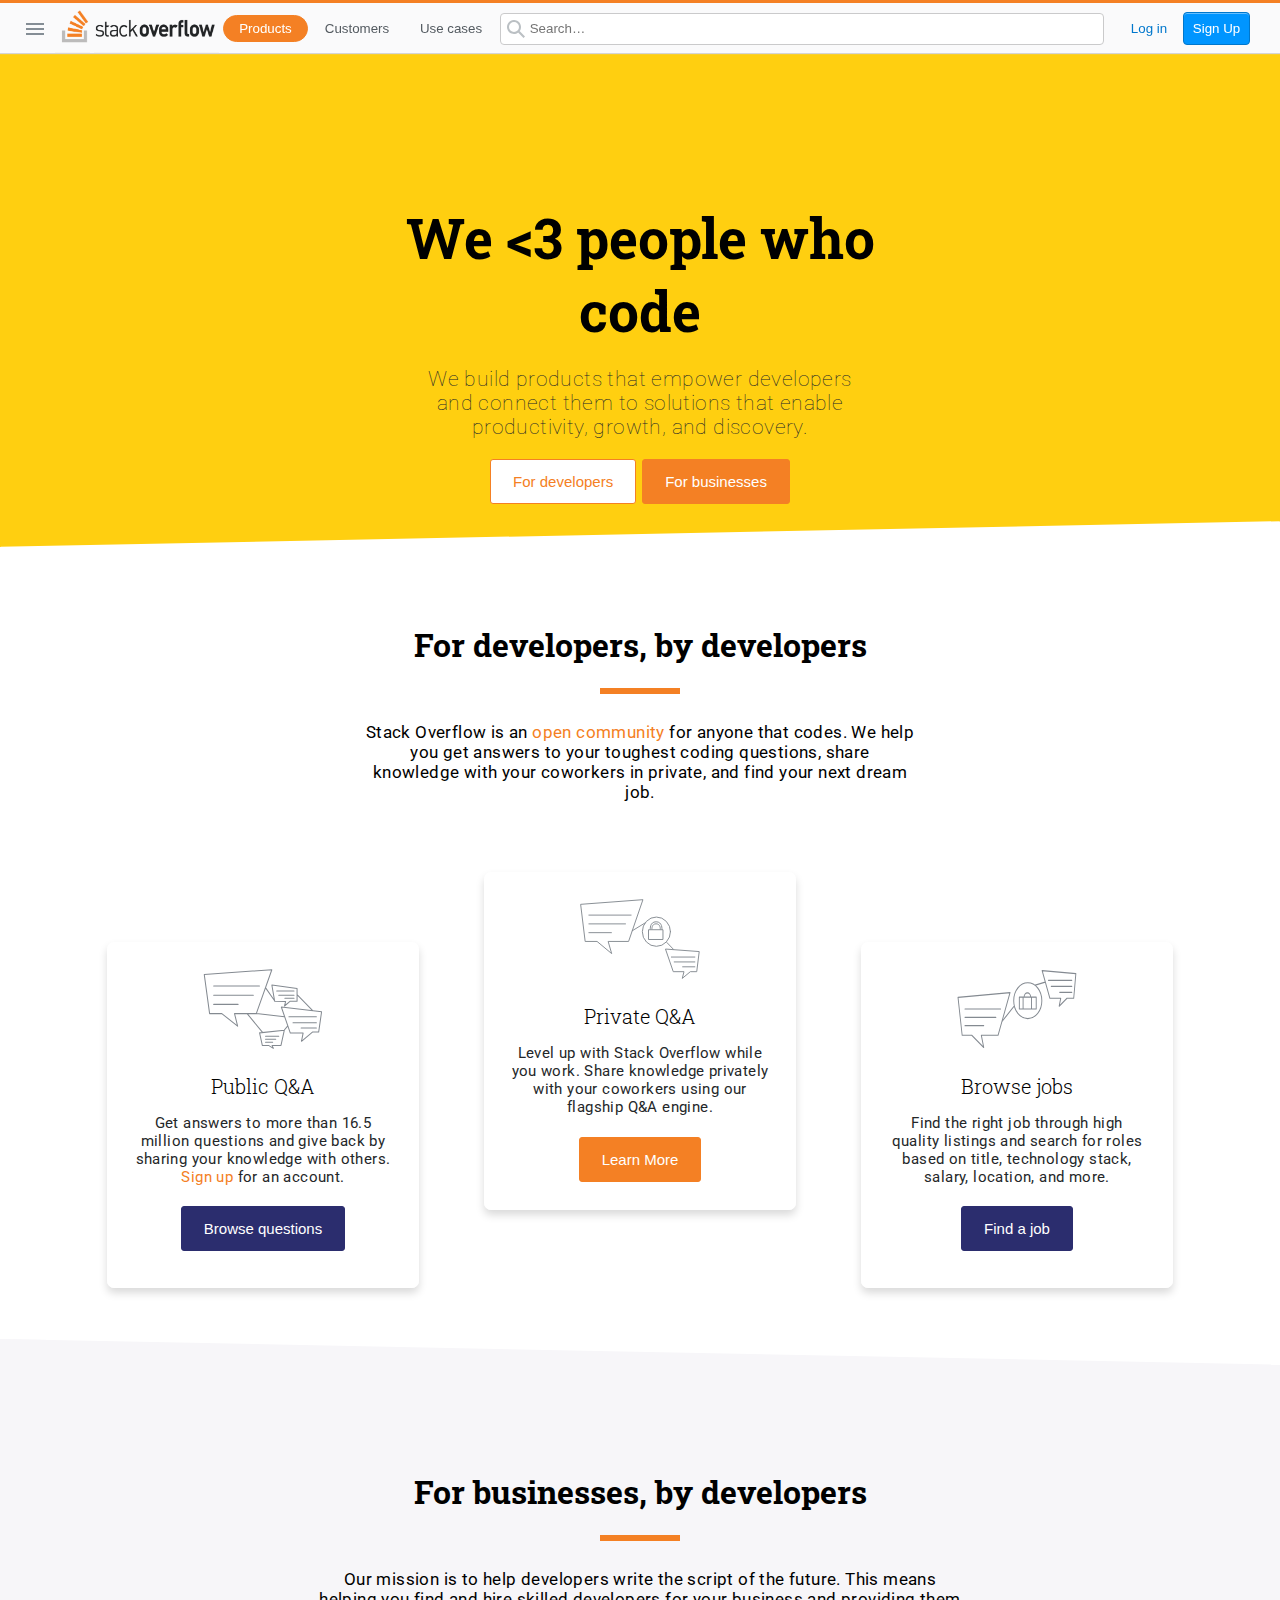
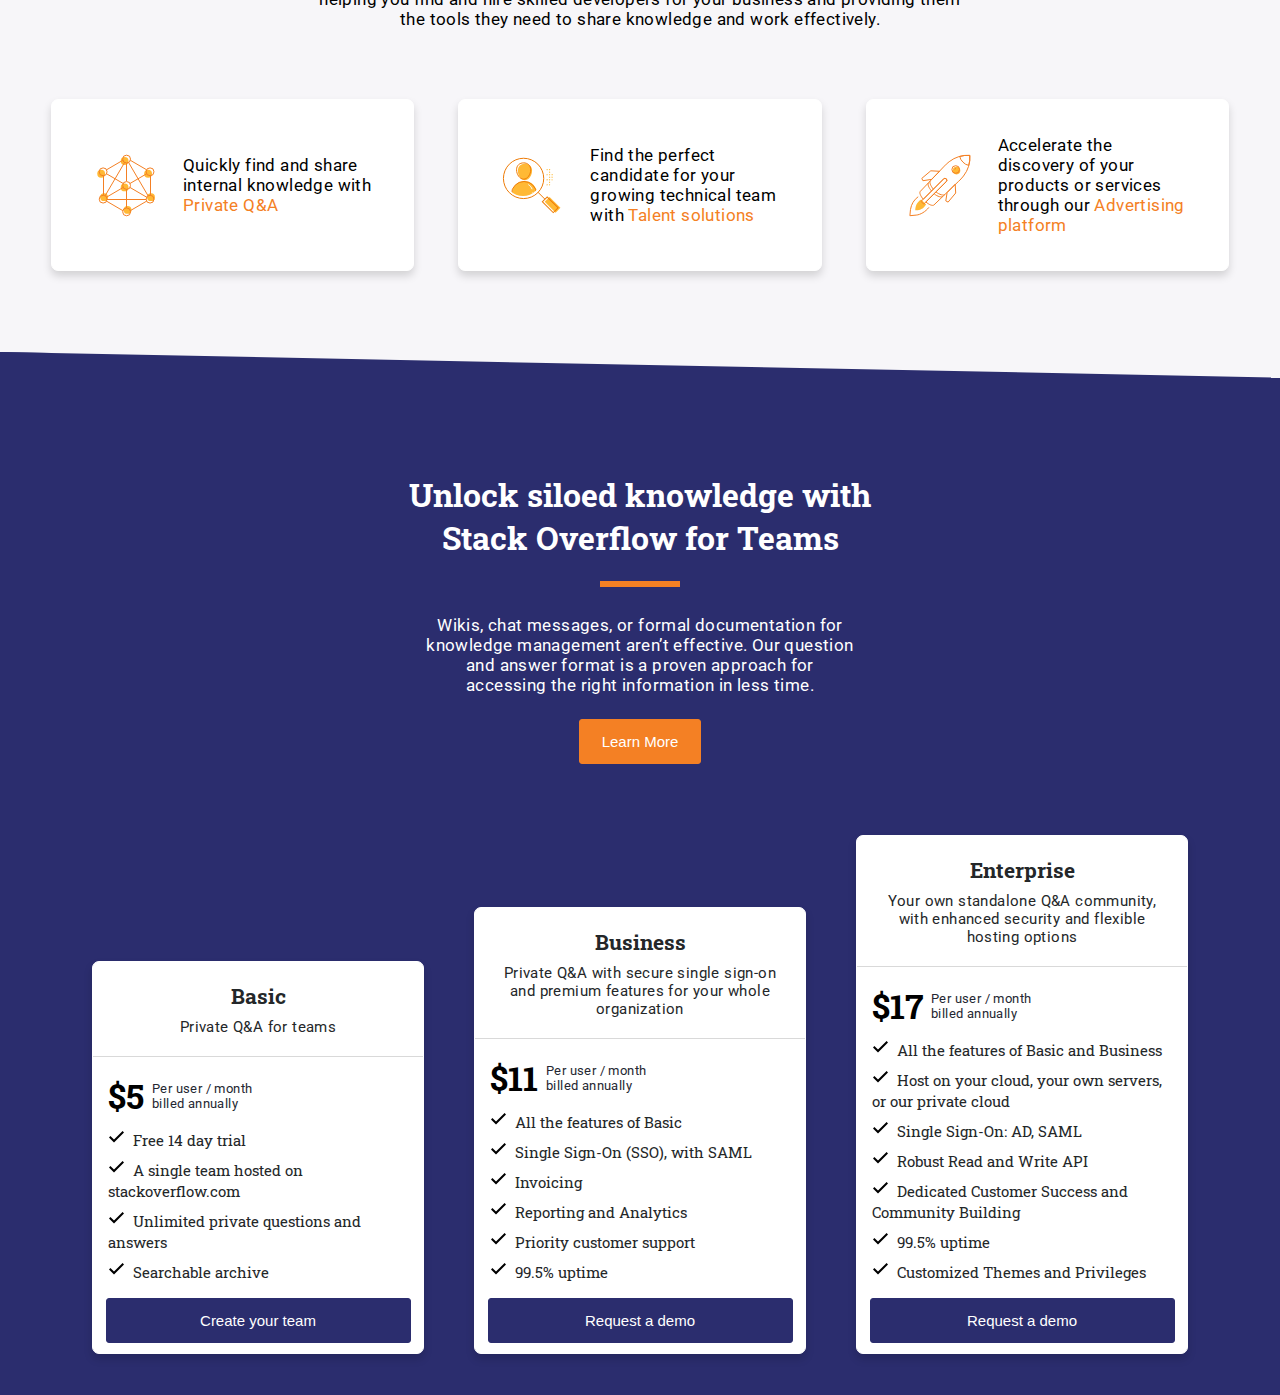
<file: index.html>
<!DOCTYPE html>
<html lang="en">
  <head>
    <meta charset="UTF-8" />
    <meta name="viewport" content="width=device-width, initial-scale=1.0" />
    <meta http-equiv="X-UA-Compatible" content="ie=edge" />
    <link rel="stylesheet" type="text/css" href="style.css" />
    <title>
      Stack Overflow - Where Developers Learn, Share, & Build Careers
    </title>
    <link
      rel="shortcut icon"
      href="https://cdn.sstatic.net/Sites/stackoverflow/img/favicon.ico?v=4f32ecc8f43d"
    />
  </head>
  <body>
    <div class="navbar">
      <div class="menu">
        <button class="menuButton">
          <span class="menuLine1"></span>
          <span class="menuLine2"></span>
          <span class="menuLine3"></span>
        </button>
        <!-- <img class="logo" src="logo.png"></img> -->
        <img class="logo1" src="images/logo1.png" />
        <img class="logo2" src="images/logo2.png" />
        <button class="products">Products</button>
        <button class="whiteButton">Customers</button>
        <button class="whiteButton">Use cases</button>
        <div class="searchReference">
          <input class="search" placeholder=" Search…" />
          <svg class="svgSearch">
            <path
              class="searchIcon"
              d="M18 16.5l-5.14-5.18h-.35a7 7 0 1 0-1.19 1.19v.35L16.5 18l1.5-1.5zM12 7A5 5 0 1 1 2 7a5 5 0 0 1 10 0z"
            ></path>
          </svg>
        </div>

        <a href="./login.html">
          <input type="button" class="loginButton" value="Log in" />
        </a>
        <a href="./signup.html">
          <input type="button" class="signupButton" value="Sign Up" />
        </a>
      </div>
    </div>
    <section>
      <div class="first-image">
        <div class="center box-600px">
          <h1>We &#60;3 people who code</h1>
          <p class="box-400px">
            We build products that empower developers and connect them to
            solutions that enable productivity, growth, and discovery.
          </p>
          <div class="buttons">
            <input
              type="button"
              class="white-btn btn mt-10"
              value="For developers"
            />
            <input
              type="button"
              class="orange-btn btn mt-10"
              value="For businesses"
            />
          </div>
        </div>
      </div>
    </section>
    <section class="developers">
      <h2 class="center second-title">For developers, by developers</h2>
      <div class="hr-orange"></div>
      <p class="box-550px second-p">
        Stack Overflow is an
        <a href="#" class="text-orange">open community</a> for anyone that
        codes. We help you get answers to your toughest coding questions, share
        knowledge with your coworkers in private, and find your next dream job.
      </p>
      <div class="cards start-flex">
        <div class="card-box shadow-box">
          <div class="content-box">
            <img src="images/public-qa.svg" alt="public-qa" />
            <span class="title-card">
              Public Q&A
            </span>
            <p>
              Get answers to more than 16.5 million questions and give back by
              sharing your knowledge with others.
              <a href="#" class="text-orange">Sign up</a> for an account.
            </p>
            <input
              class="purple-btn btn"
              type="button"
              value="Browse questions"
            />
          </div>
        </div>

        <div class="middle card-box shadow-box">
          <div class="content-box">
            <img src="images/private-qa.svg" alt="public-qa" />
            <span class="title-card">
              Private Q&A
            </span>
            <p>
              Level up with Stack Overflow while you work. Share knowledge
              privately with your coworkers using our flagship Q&A engine.
            </p>
            <input class="orange-btn btn" type="button" value="Learn More" />
          </div>
        </div>

        <div class="card-box shadow-box">
          <div class="content-box">
            <img src="images/jobs.svg" alt="public-qa" />
            <span class="title-card">
              Browse jobs
            </span>
            <p>
              Find the right job through high quality listings and search for
              roles based on title, technology stack, salary, location, and
              more.
            </p>
            <input class="purple-btn btn" type="button" value="Find a job" />
          </div>
        </div>
      </div>
    </section>

    <section class="businesses">
      <div class="center box-650px">
        <h2 class="center second-title">For businesses, by developers</h2>
        <div class="hr-orange"></div>
        <p class="second-p">
          Our mission is to help developers write the script of the future. This
          means helping you find and hire skilled developers for your business
          and providing them the tools they need to share knowledge and work
          effectively.
        </p>
      </div>
      <div class="cards">
        <div class="small-card-box shadow-box">
          <img src="images/private-questions.svg" alt="private-questions" />
          <p class="second-p">
            Quickly find and share internal knowledge with
            <a href="#" class="text-orange">Private Q&A</a>
          </p>
        </div>

        <div class="small-card-box shadow-box">
          <img src="images/find-candidate.svg" alt="find-candidate" />
          <p class="second-p">
            Find the perfect candidate for your growing technical team with
            <a href="#" class="text-orange">Talent solutions</a>
          </p>
        </div>

        <div class="small-card-box shadow-box">
          <img src="images/accelerate.svg" alt="accelerate" />
          <p class="second-p">
            Accelerate the discovery of your products or services through our
            <a href="#" class="text-orange">Advertising platform</a>
          </p>
        </div>
      </div>
    </section>
    <section class="programs">
      <div class="center box-500px no-margin">
        <h2 class="center second-title text-white">
          Unlock siloed knowledge with Stack Overflow for Teams
        </h2>
        <div class="hr-orange"></div>
        <p class="second-p text-white box-430px">
          Wikis, chat messages, or formal documentation for knowledge management
          aren’t effective. Our question and answer format is a proven approach
          for accessing the right information in less time.
        </p>
        <input class="orange-btn btn mt-12" type="button" value="Learn More" />
      </div>
      <div class="cards start-flex">
        <div class="card-box shadow-box">
          <div class="content-box">
            <div class="head">
              <span class="title-card">
                Basic
              </span>
              <p>Private Q&A for teams</p>
            </div>
            <span class="tiny-hr"></span>
            <ul>
              <li>
                <div class="price">
                  $5
                  <div class="price-desc">
                    <p>Per user / month</p>
                    <p>billed annually</p>
                  </div>
                </div>
              </li>
              <li>
                <div class="item">
                  <svg
                    aria-hidden="true"
                    class="svg-icon"
                    width="18"
                    height="18"
                    viewBox="0 0 18 18"
                  >
                    <path
                      d="M16 4.41L14.59 3 6 11.59 2.41 8 1 9.41l5 5 10-10z"
                    ></path>
                  </svg>
                  <span>Free 14 day trial</span>
                </div>
              </li>
              <li>
                <div class="item">
                  <svg
                    aria-hidden="true"
                    class="svg-icon"
                    width="18"
                    height="18"
                    viewBox="0 0 18 18"
                  >
                    <path
                      d="M16 4.41L14.59 3 6 11.59 2.41 8 1 9.41l5 5 10-10z"
                    ></path>
                  </svg>
                  <span>A single team hosted on stackoverflow.com</span>
                </div>
              </li>
              <li>
                <div class="item">
                  <svg
                    aria-hidden="true"
                    class="svg-icon"
                    width="18"
                    height="18"
                    viewBox="0 0 18 18"
                  >
                    <path
                      d="M16 4.41L14.59 3 6 11.59 2.41 8 1 9.41l5 5 10-10z"
                    ></path>
                  </svg>
                  <span>Unlimited private questions and answers</span>
                </div>
              </li>
              <li>
                <div class="item">
                  <svg
                    aria-hidden="true"
                    class="svg-icon"
                    width="18"
                    height="18"
                    viewBox="0 0 18 18"
                  >
                    <path
                      d="M16 4.41L14.59 3 6 11.59 2.41 8 1 9.41l5 5 10-10z"
                    ></path>
                  </svg>
                  <span>Searchable archive</span>
                </div>
              </li>
            </ul>
            <input
              class="purple-btn btn"
              type="button"
              value="Create your team"
            />
          </div>
        </div>

        <div class="middle card-box shadow-box">
          <div class="content-box">
            <div class="head">
              <span class="title-card">
                Business
              </span>
              <p>
                Private Q&A with secure single sign-on and premium features for
                your whole organization
              </p>
            </div>
            <span class="tiny-hr"></span>
            <ul>
              <li>
                <div class="price">
                  $11
                  <div class="price-desc">
                    <p>Per user / month</p>
                    <p>billed annually</p>
                  </div>
                </div>
              </li>
              <li>
                <div class="item">
                  <svg
                    aria-hidden="true"
                    class="svg-icon"
                    width="18"
                    height="18"
                    viewBox="0 0 18 18"
                  >
                    <path
                      d="M16 4.41L14.59 3 6 11.59 2.41 8 1 9.41l5 5 10-10z"
                    ></path>
                  </svg>
                  <span>All the features of Basic</span>
                </div>
              </li>
              <li>
                <div class="item">
                  <svg
                    aria-hidden="true"
                    class="svg-icon"
                    width="18"
                    height="18"
                    viewBox="0 0 18 18"
                  >
                    <path
                      d="M16 4.41L14.59 3 6 11.59 2.41 8 1 9.41l5 5 10-10z"
                    ></path>
                  </svg>
                  <span>Single Sign-On (SSO), with SAML</span>
                </div>
              </li>
              <li>
                <div class="item">
                  <svg
                    aria-hidden="true"
                    class="svg-icon"
                    width="18"
                    height="18"
                    viewBox="0 0 18 18"
                  >
                    <path
                      d="M16 4.41L14.59 3 6 11.59 2.41 8 1 9.41l5 5 10-10z"
                    ></path>
                  </svg>
                  <span>Invoicing</span>
                </div>
              </li>
              <li>
                <div class="item">
                  <svg
                    aria-hidden="true"
                    class="svg-icon"
                    width="18"
                    height="18"
                    viewBox="0 0 18 18"
                  >
                    <path
                      d="M16 4.41L14.59 3 6 11.59 2.41 8 1 9.41l5 5 10-10z"
                    ></path>
                  </svg>
                  <span>Reporting and Analytics </span>
                </div>
              </li>
              <li>
                <div class="item">
                  <svg
                    aria-hidden="true"
                    class="svg-icon"
                    width="18"
                    height="18"
                    viewBox="0 0 18 18"
                  >
                    <path
                      d="M16 4.41L14.59 3 6 11.59 2.41 8 1 9.41l5 5 10-10z"
                    ></path>
                  </svg>
                  <span>Priority customer support </span>
                </div>
              </li>
              <li>
                <div class="item">
                  <svg
                    aria-hidden="true"
                    class="svg-icon"
                    width="18"
                    height="18"
                    viewBox="0 0 18 18"
                  >
                    <path
                      d="M16 4.41L14.59 3 6 11.59 2.41 8 1 9.41l5 5 10-10z"
                    ></path>
                  </svg>
                  <span>99.5% uptime</span>
                </div>
              </li>
            </ul>
            <input
              class="purple-btn btn"
              type="button"
              value="Request a demo"
            />
          </div>
        </div>

        <div class="card-box shadow-box">
          <div class="content-box">
            <div class="head">
              <span class="title-card">
                Enterprise
              </span>
              <p>
                Your own standalone Q&A community, with enhanced security and
                flexible hosting options
              </p>
            </div>
            <span class="tiny-hr"></span>
            <ul>
              <li>
                <div class="price">
                  $17
                  <div class="price-desc">
                    <p>Per user / month</p>
                    <p>billed annually</p>
                  </div>
                </div>
              </li>
              <li>
                <div class="item">
                  <svg
                    aria-hidden="true"
                    class="svg-icon"
                    width="18"
                    height="18"
                    viewBox="0 0 18 18"
                  >
                    <path
                      d="M16 4.41L14.59 3 6 11.59 2.41 8 1 9.41l5 5 10-10z"
                    ></path>
                  </svg>
                  <span>All the features of Basic and Business</span>
                </div>
              </li>
              <li>
                <div class="item">
                  <svg
                    aria-hidden="true"
                    class="svg-icon"
                    width="18"
                    height="18"
                    viewBox="0 0 18 18"
                  >
                    <path
                      d="M16 4.41L14.59 3 6 11.59 2.41 8 1 9.41l5 5 10-10z"
                    ></path>
                  </svg>
                  <span
                    >Host on your cloud, your own servers, or our private
                    cloud</span
                  >
                </div>
              </li>
              <li>
                <div class="item">
                  <svg
                    aria-hidden="true"
                    class="svg-icon"
                    width="18"
                    height="18"
                    viewBox="0 0 18 18"
                  >
                    <path
                      d="M16 4.41L14.59 3 6 11.59 2.41 8 1 9.41l5 5 10-10z"
                    ></path>
                  </svg>
                  <span>Single Sign-On: AD, SAML</span>
                </div>
              </li>
              <li>
                <div class="item">
                  <svg
                    aria-hidden="true"
                    class="svg-icon"
                    width="18"
                    height="18"
                    viewBox="0 0 18 18"
                  >
                    <path
                      d="M16 4.41L14.59 3 6 11.59 2.41 8 1 9.41l5 5 10-10z"
                    ></path>
                  </svg>
                  <span>Robust Read and Write API</span>
                </div>
              </li>
              <li>
                <div class="item">
                  <svg
                    aria-hidden="true"
                    class="svg-icon"
                    width="18"
                    height="18"
                    viewBox="0 0 18 18"
                  >
                    <path
                      d="M16 4.41L14.59 3 6 11.59 2.41 8 1 9.41l5 5 10-10z"
                    ></path>
                  </svg>
                  <span
                    >Dedicated Customer Success and Community Building
                  </span>
                </div>
              </li>
              <li>
                <div class="item">
                  <svg
                    aria-hidden="true"
                    class="svg-icon"
                    width="18"
                    height="18"
                    viewBox="0 0 18 18"
                  >
                    <path
                      d="M16 4.41L14.59 3 6 11.59 2.41 8 1 9.41l5 5 10-10z"
                    ></path>
                  </svg>
                  <span>99.5% uptime</span>
                </div>
              </li>
              <li>
                <div class="item">
                  <svg
                    aria-hidden="true"
                    class="svg-icon"
                    width="18"
                    height="18"
                    viewBox="0 0 18 18"
                  >
                    <path
                      d="M16 4.41L14.59 3 6 11.59 2.41 8 1 9.41l5 5 10-10z"
                    ></path>
                  </svg>
                  <span>Customized Themes and Privileges</span>
                </div>
              </li>
            </ul>
            <input
              class="purple-btn btn"
              type="button"
              value="Request a demo"
            />
          </div>
        </div>
      </div>
    </section>
  </body>
</html>
</file>
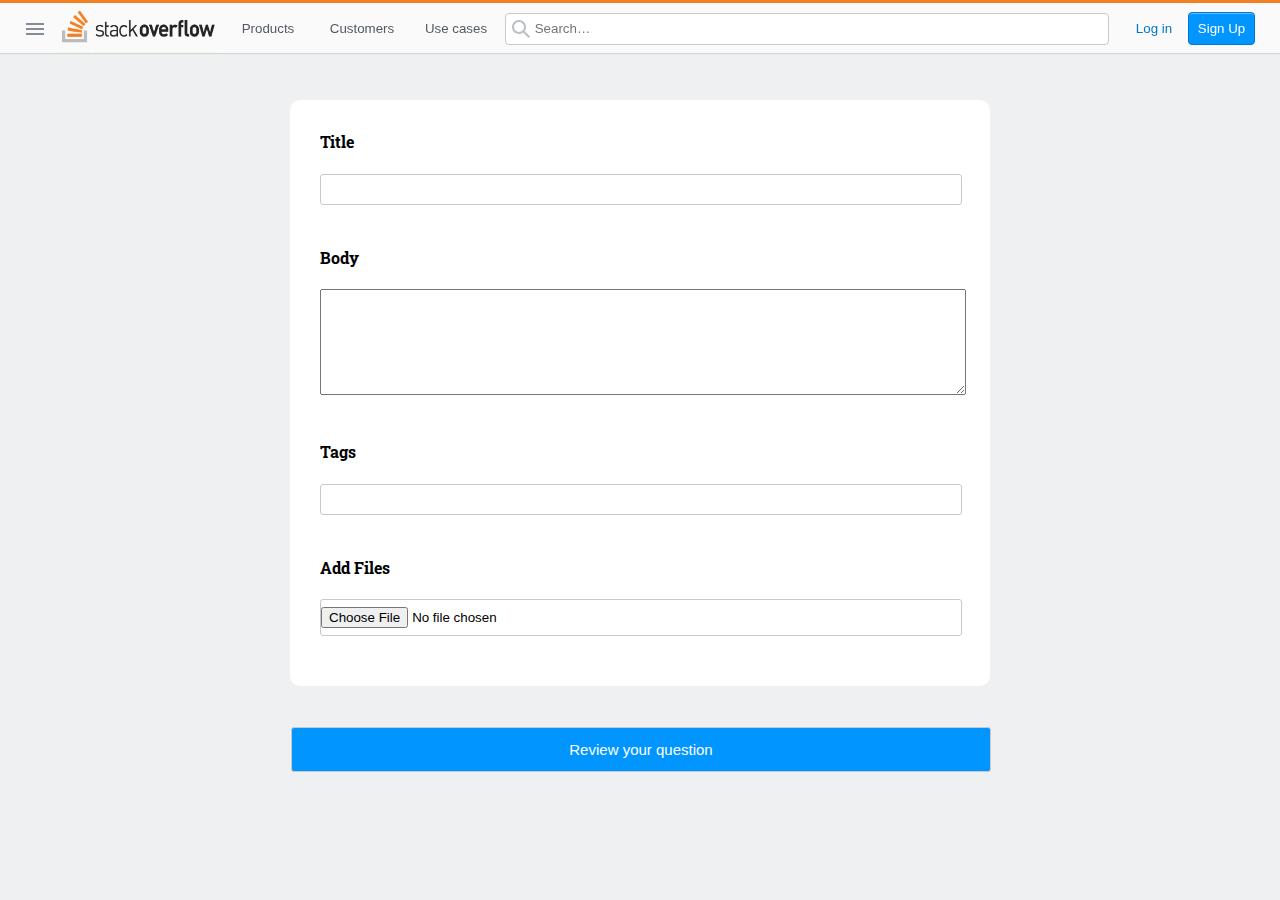
<file: ask.html>
<!DOCTYPE html>
<html lang="en">
  <head>
    <meta charset="UTF-8" />
    <meta name="viewport" content="width=device-width, initial-scale=1.0" />
    <meta http-equiv="X-UA-Compatible" content="ie=edge" />
    <link rel="stylesheet" type="text/css" href="style.css" />
    <title>Ask a Question - StackOverflow</title>
    <link
      rel="shortcut icon"
      href="https://cdn.sstatic.net/Sites/stackoverflow/img/favicon.ico?v=4f32ecc8f43d"
    />
  </head>
  <body class="signup-page">
    <div class="navbar">
      <div class="menu">
        <button class="menuButton">
          <span class="menuLine1"></span>
          <span class="menuLine2"></span>
          <span class="menuLine3"></span>
        </button>
        <!-- <img class="logo" src="logo.png"></img> -->
        <img class="logo1" src="images/logo1.png" href="/index.html" />
        <img class="logo2" src="images/logo2.png" href="/index.html" />
        <button class="whiteButton">Products</button>
        <button class="whiteButton">Customers</button>
        <button class="whiteButton">Use cases</button>
        <div class="searchReference">
          <input class="search" placeholder=" Search…" />
          <svg class="svgSearch">
            <path
              class="searchIcon"
              d="M18 16.5l-5.14-5.18h-.35a7 7 0 1 0-1.19 1.19v.35L16.5 18l1.5-1.5zM12 7A5 5 0 1 1 2 7a5 5 0 0 1 10 0z"
            ></path>
          </svg>
        </div>
        <a href="./login.html">
            <input type="button" class="loginButton" value="Log in" />
          </a>
          <a href="./signup.html">
            <input type="button" class="signupButton" value="Sign Up" />
          </a>
      </div>
    </div>
    <section class="ask">
      <form method="POST" action="ask">
        <div class="big-content">
          <div class="ask-container">
            <h4>Title</h4>
            <input type="text" name="title" onfocus />
            <br />
            <br />
            <h4>Body</h4>
            <textarea name="body"></textarea>
            <br />
            <br />
            <h4>Tags</h4>
            <input type="tags" name="tag" />
            <br />
            <br />
            <h4>Add Files</h4>
            <input type="file" name="file" accept="image/*" />
          </div>
        </div>
        <input class="light-blue-btn btn" type="submit" value="Review your question" />
      </form>
    </section>
  </body>
</html>
</file>
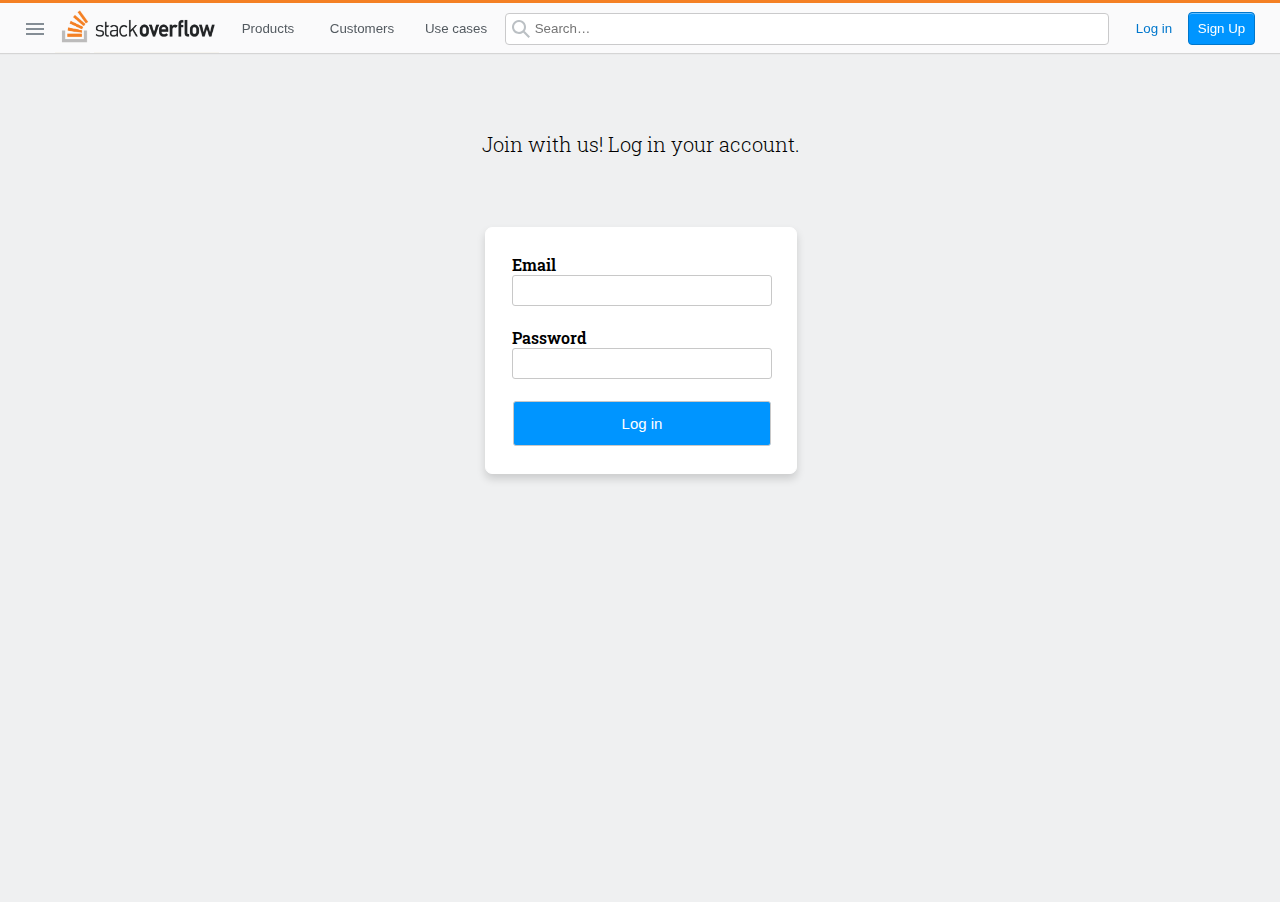
<file: login.html>
<!DOCTYPE html>
<html lang="en">
  <head>
    <meta charset="UTF-8" />
    <meta name="viewport" content="width=device-width, initial-scale=1.0" />
    <meta http-equiv="X-UA-Compatible" content="ie=edge" />
    <link rel="stylesheet" type="text/css" href="style.css" />
    <title>Log in - StackOverflow</title>
    <link
      rel="shortcut icon"
      href="https://cdn.sstatic.net/Sites/stackoverflow/img/favicon.ico?v=4f32ecc8f43d"
    />
  </head>
  <body class="signup-page">
    <div class="navbar">
      <div class="menu">
        <button class="menuButton">
          <span class="menuLine1"></span>
          <span class="menuLine2"></span>
          <span class="menuLine3"></span>
        </button>
        <!-- <img class="logo" src="logo.png"></img> -->
        <img class="logo1" src="images/logo1.png" href="/index.html" />
        <img class="logo2" src="images/logo2.png" href="/index.html" />
        <button class="whiteButton">Products</button>
        <button class="whiteButton">Customers</button>
        <button class="whiteButton">Use cases</button>
        <div class="searchReference">
          <input class="search" placeholder=" Search…" />
          <svg class="svgSearch">
            <path
              class="searchIcon"
              d="M18 16.5l-5.14-5.18h-.35a7 7 0 1 0-1.19 1.19v.35L16.5 18l1.5-1.5zM12 7A5 5 0 1 1 2 7a5 5 0 0 1 10 0z"
            ></path>
          </svg>
        </div>

        <a href="./login.html">
          <input type="button" class="loginButton" value="Log in" />
        </a>
        <a href="./signup.html">
          <input type="button" class="signupButton" value="Sign Up" />
        </a>
      </div>
    </div>
    <section class="login">
      <div class="middle-container">
        <h2 class="center signup-title">
          Join with us! Log in your account.
        </h2>
        <form class="cards" method="POST" action="login">
          <div class="middle card-box shadow-box">
            <div class="content-box">
              <label>Email</label>
              <br />
              <input type="email" value="" name="email" />
              <br />
              <br />
              <label>Password</label>
              <br />
              <input type="password" value="" name="password" />
              <br />
              <br />
              <input class="light-blue-btn btn" type="submit" value="Log in" />
            </div>
          </div>
        </form>
      </div>
    </section>
  </body>
</html>
</file>
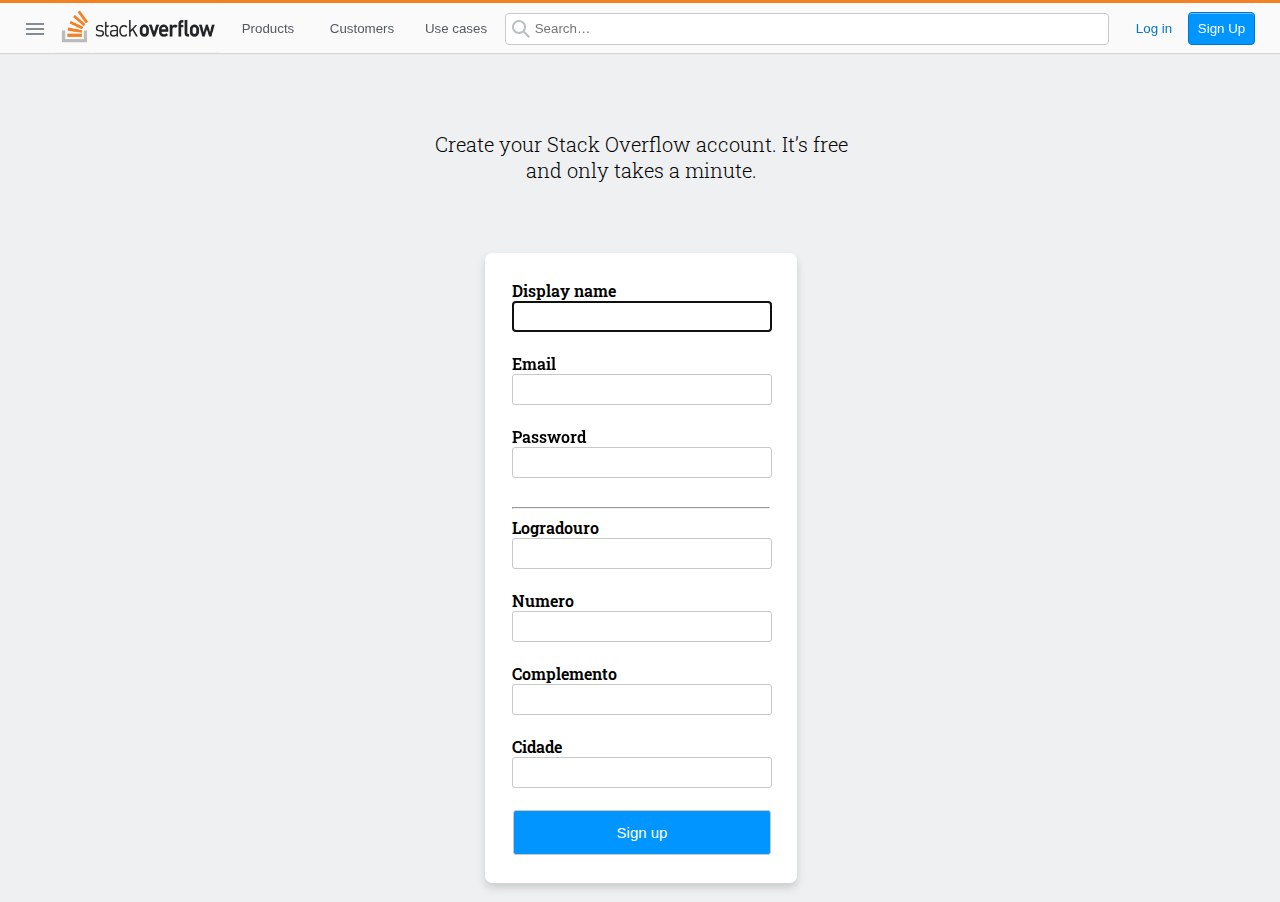
<file: signup.html>
<!DOCTYPE html>
<html lang="en">
  <head>
    <meta charset="UTF-8" />
    <meta name="viewport" content="width=device-width, initial-scale=1.0" />
    <meta http-equiv="X-UA-Compatible" content="ie=edge" />
    <link rel="stylesheet" type="text/css" href="style.css" />
    <title>Sign up - StackOverflow</title>
    <link
      rel="shortcut icon"
      href="https://cdn.sstatic.net/Sites/stackoverflow/img/favicon.ico?v=4f32ecc8f43d"
    />
  </head>
  <body class="signup-page">
    <div class="navbar">
      <div class="menu">
        <button class="menuButton">
          <span class="menuLine1"></span>
          <span class="menuLine2"></span>
          <span class="menuLine3"></span>
        </button>
        <!-- <img class="logo" src="logo.png"></img> -->
        <img class="logo1" src="images/logo1.png" />
        <img class="logo2" src="images/logo2.png" />
        <button class="whiteButton">Products</button>
        <button class="whiteButton">Customers</button>
        <button class="whiteButton">Use cases</button>
        <div class="searchReference">
          <input class="search" placeholder=" Search…" />
          <svg class="svgSearch">
            <path
              class="searchIcon"
              d="M18 16.5l-5.14-5.18h-.35a7 7 0 1 0-1.19 1.19v.35L16.5 18l1.5-1.5zM12 7A5 5 0 1 1 2 7a5 5 0 0 1 10 0z"
            ></path>
          </svg>
        </div>

        <a href="./login.html">
          <input type="button" class="loginButton" value="Log in" />
        </a>
        <a href="./signup.html">
          <input type="button" class="signupButton" value="Sign Up" />
        </a>
      </div>
    </div>
    <section class="signup">
      <div class="middle-container">
        <h2 class="center signup-title">
          Create your Stack Overflow account. It’s free and only takes a minute.
        </h2>
        <form class="cards" method="POST" action="signup">
          <div class="middle card-box shadow-box">
            <div class="content-box">
              <label>Display name</label>
              <input type="text" value="" name="displayName" autofocus />
              <br />
              <br />
              <label>Email</label>
              <br />
              <input type="email" value="" name="email" />
              <br />
              <br />
              <label>Password</label>
              <br />
              <input type="password" value="" name="password" />
              <br />
              <br />
              <hr>
              <label>Logradouro</label>
              <input type="text" value="" name="street" />
              <br />
              <br />
              <label>Numero</label>
              <br />
              <input type="text" value="" name="number" />
              <br />
              <br />
              <label>Complemento</label>
              <input type="text" value="" name="complement" />
              <br />
              <br />
              <label>Cidade</label>
              <br />
              <input type="text" value="" name="city" />
              <br />
              <br />
              <input class="light-blue-btn btn" type="submit" value="Sign up" />
            </div>
          </div>
        </form>
      </div>
    </section>
  </body>
</html>
</file>
<file: style.css>
/* 
.orange-background{
    background-color: #ffcf10;
    clip-path: polygon(0 0, 100% 0, 100% calc(100% - 2vw), 0 100%);
} */

/* @font-face{
    
} */

@import url("https://fonts.googleapis.com/css?family=Roboto+Slab&display=swap");
@import url("https://fonts.googleapis.com/css?family=Roboto&display=swap");

body {
  margin: 0px;
  font-family: "Roboto Slab", serif !important;
}

body.signup-page {
  position: absolute;
  height: 100%;
  width: 100%;
  background-color: #eff0f1;
}

a {
  text-decoration: none;
}

p {
  font-family: "Roboto", sans-serif;
  letter-spacing: 0.4px;
}

a {
  font-size: 100%;
}

h1 {
  font-size: 50px;
  font-weight: 700;
  margin-bottom: 20px;
  padding: 0px;
}

.businesses .center {
  margin: 0 auto;
  text-align: center;
  margin-top: 130px;
}

.signup .center, .login .center {
  margin: 0 auto;
  text-align: center;
  margin-top: 130px;
}

.signup, .login {
  background-color: #eff0f1;
  border: 1px solid #eff0f1;
  width: 100%;
  height: 100%;
  
}

.middle-container {
  margin: 0 auto;
  max-width: 450px;
}

.signup input, .login input, .ask input {
  border: 1px solid rgb(200, 200, 200);
  padding: 7px 0px 7px 0px;
  border-radius: 3px;
  width: 100%;
}

.light-blue-btn {
  background-color: rgb(0, 149, 255);
  color: white;
  width: 100%;
  padding: 4px 0px 4px 0px !important;
  border: 1px solid black;
}

.signup-title {
  font-size: 20px;
  font-weight: 300;
}

.developers .center {
  margin-top: 20px;
}

.center {
  margin: 0 auto;
  text-align: center;
  margin-top: 150px;
}

p {
  font-weight: 400;
  margin: 0 auto;
  font-size: 18px;
}

.text-orange {
  color: rgb(244, 128, 36);
}

.text-white {
  color: white;
}

.box-650px {
  max-width: 650px;
}

.box-600px {
  max-width: 600px;
}

.box-500px {
  max-width: 500px;
}

.box-550px {
  max-width: 550px;
}

.box-430px {
  max-width: 430px;
}

.box-400px {
  max-width: 450px;
}

.btn {
  /* width: 120px; */
  height: 45px;
  padding: 0px 22px 0px 22px;
  cursor: pointer;
  border-radius: 3px;
  font-size: 15px;
  margin: 1px;
}

.price-desc p {
  margin-block-end: 0px;
  margin-block-start: 0px;
  margin-bottom: 0px !important;
  margin-top: 0px !important;
  /* line-height: 1; */
  font-size: 13px;
  color: rgb(36, 39, 49) !important;
  margin-left: 8px;
}

@media only screen and (max-width: 815px) {
  .first-image {
    clip-path: polygon(0 0, 100% 0, 100% calc(90% - 4vw), 0 90%) !important;
  }

  .box-400px {
    max-width: 300px !important;
  }

  h2 {
    margin-top: 0px !important;
    text-align: center !important;
    font-size: 25px !important;
    margin-right: 10px !important;
    margin-left: 10px !important;
    
    /* margin-right: 10px !important;
        margin-left: 10px !important; */
  }

  .businesses h2 {
    margin-top: -2.5vw !important;
  }

  /* .programs h2 {
        padding-top: 150px !important;
    } */

  .second-p {
    font-size: 15.4px !important;
    width: 95% !important;
  }

  .content-box > p {
    font-size: 14.3px !important;
    font-weight: 100 !important;
  }

  .middle {
    margin-right: 0px !important;
    margin-left: 0px !important;
  }

  .developers .cards {
    flex-direction: column;
    align-items: center;
    margin-left: 0px;
    margin-right: 0px;
  }

  .programs .cards {
    flex-direction: column;
    align-items: center !important;
    margin-left: 0px;
    margin-right: 0px;
  }

  .developers {
    margin: 0 10px 90px 10px !important;
    padding-right: 0px !important;
    padding-left: 0px !important;
  }

  .businesses {
    margin: -4vw 0px 0px 0px !important;
    padding-right: 10px !important;
    padding-left: 10px !important;
    clip-path: polygon(0 0, 100% 4vw, 100% 100%, 0 100%) !important;
  }

  .programs {
    /* margin: 4vw 10px 90px 10px !important; */
    padding: 150px 16px 20px 16px !important;
    /* padding-right: 10px !important;
        padding-left: 10px !important; */
    margin: 0px;
    /* padding-right: 10px !important;
        padding-left: 10px !important; */
    clip-path: polygon(0 0, 100% 4vw, 100% 100%, 0 100%) !important;
  }

  .developers .card-box {
    margin-top: 20px;
    margin-bottom: 20px;
    max-width: 280px;
  }

  .buttons {
    display: flex;
    flex-direction: column;
    align-items: center;
    margin-top: 15px;
  }

  body p,
  body span {
    font-family: "Roboto", sans-serif;
  }

  .businesses .cards {
    flex-direction: column;
    align-items: center;
    margin-left: 0px;
    margin-right: 0px;
  }

  .small-card-box {
    margin: 0px;
  }

  .first-image input {
    margin-top: 10px;
    /* margin-bottom: 0px; */
  }

  .developers .card-box:nth-child(1) {
    margin-top: -10px;
    /* margin-bottom: 20px; */
  }

  .small-card-box {
    max-width: 280px !important;
    /* height: 140px; */
    padding: 35px 25px 35px 25px !important;
    /* padding: 40px ; */
    /* margin-top: 70px; */
  }

  .small-card-box:nth-child(1) {
    margin-right: 0px !important;
  }

  .small-card-box:nth-child(2) {
    margin: 30px 0px 30px 0px !important;
  }

  .small-card-box:nth-child(3) {
    margin-left: 0px !important;
  }

  .item span {
    display: inline !important;
    font-size: 14px !important;
    margin-left: 3px;
    font-family: "Roboto", sans-serif !important;
    /* line-height: -20px; */
  }

  .price {
    font-size: 25px !important;
  }

  .price-desc p {
    font-size: 11px !important;
  }

  .programs .head .title-card {
    font-size: 19.8px !important;
  }

  .programs .head p {
    font-size: 14px !important;
  }

  .programs .card-box {
    max-width: 280px !important;
    margin-top: 0px;
  }

  .programs .card-box:nth-child(1) {
    margin-top: 50px;
  }

  .programs input {
    max-width: 250px !important;
  }

  .programs .middle {
    margin: 30px 0px 30px 0px !important;
  }

  .first-image {
    height: 650px !important;
    background-image: url("https://cdn.sstatic.net/img/home/illo-hero-small.svg?v=884735d21ea5") !important;
  }

  .first-image h1 {
    font-size: 33px !important;
    margin-left: 20px !important;
    margin-right: 20px !important;
  }

  .first-image p {
    font-size: 19.8px !important;
  }
}

.developers {
  text-align: center;
  border: 1px solid white;
  padding-right: 50px;
  padding-left: 50px;
}

/* .signup {
  
} */

.signup .card-box, .login .card-box {
  background-color: white;
}

.businesses {
  text-align: center;
  border: 1px solid #f7f6f9;
  background-color: #f7f6f9;
  margin-top: 50px;
  padding-bottom: 120px;
  clip-path: polygon(0 0, 100% 2vw, 100% 100%, 0 100%);
  padding-right: 50px;
  padding-left: 50px;
}

.programs {
  text-align: center;
  margin-top: -40px;
  border: 1px solid #2b2d6e;
  background-color: #2b2d6e;
  /* margin-top: 50px; */
  clip-path: polygon(0 0, 100% 2vw, 100% 100%, 0 100%);
  padding-bottom: 40px;
  padding-right: 50px;
  padding-left: 50px;
}

.white-btn {
  background-color: white;
  border: 1px solid rgb(244, 128, 36);
  color: rgb(244, 128, 36);
}

.cards {
  margin-top: 70px;
  display: inline-block;
  /* align-items: flex-start; */
}

.start-flex {
  align-items: flex-start;
}

.card-box {
  max-width: 310px;
  /* max-height: 345px; */
  border: 1px solid white;
  border-radius: 7px;
  float: left;
  margin-top: 70px;
  padding: 0px;
  /* padding: 5px; */
}

.shadow-box {
  -webkit-box-shadow: 0px 5px 9px 0px rgba(0, 0, 0, 0.15);
  -moz-box-shadow: 0px 5px 9px 0px rgba(0, 0, 0, 0.15);
  box-shadow: 0px 5px 9px 0px rgba(0, 0, 0, 0.15);
}

.shadow-box:hover {
  -webkit-box-shadow: 0px 5px 15px 0px rgba(0, 0, 0, 0.15);
  -moz-box-shadow: 0px 5px 15px 0px rgba(0, 0, 0, 0.15);
  box-shadow: 0px 5px 15px 0px rgba(0, 0, 0, 0.15);
}

.signup label, .login label {
  font-weight: 600;
}

.small-card-box {
  max-width: 380px;
  /* height: 140px; */
  border: 1px solid white;
  border-radius: 7px;
  background-color: white;
  float: left;
  /* margin: 0px 22px 0px 22px; */
  text-align: left;
  display: flex;
  align-items: center;
  justify-content: center;
  padding: 35px;
  /* padding: 40px; */
  /* margin-top: 70px; */
}

.small-card-box:nth-child(1) {
  margin-right: 22px;
}

.small-card-box:nth-child(2) {
  margin-right: 22px;
  margin-left: 22px;
}

.small-card-box:nth-child(3) {
  margin-left: 22px;
}

.no-margin {
  margin-top: -30px;
}

.signup .cards, .developers .cards, .login .cards {
  display: flex;
  justify-content: center;
}

.login .card-box {
  width: 500px;
}

.businesses .cards {
  display: flex;
  justify-content: center;
}

.big-content {
  margin: 100px auto;
  background-color: white;
  border-radius: 10px;
  max-width: 700px;
  padding-bottom: 20px;
  margin-bottom: 40px;
}

.ask form {
  max-width: 700px;
  margin: 100px auto;
  /* margin: 50px auto; */
}

.ask-container {
  margin: 20px;
  padding: 10px;
}

.big-content textarea {
  width: 100%;
  height: 100px;
}

.programs .cards {
  display: flex;
  align-items: flex-end;
  justify-content: center;
  margin-top: 0px !important;
}

/* .programs span {
    text-align: center;
    align-items: center;
    display: inline-block;
} */

.small-card-box > img {
  width: 76px;
  height: 76px;
  margin-right: 20px;
}

.small-card-box > p {
  max-width: 210px;
  margin: 0px;
}

.middle {
  margin: 0px 65px 0px 65px;
}

.programs .middle {
  margin: 0px 50px 0px 50px;
}

.content-box {
  margin: 25px;
  border: 1px solid white;
}

.programs .title-card {
  font-family: "Roboto Slab", serif;
  float: center;
  font-weight: 700;
  font-size: 21px;
  color: rgb(36, 39, 41);
  margin-bottom: 8px;
  display: block;
}

.programs .cards p {
  float: center;
}

.programs .cards input {
  max-width: 305px;
  width: 100%;
}

.programs .second-p {
  color: white;
}

.programs .card-box {
  background-color: white;
  display: block;
  max-width: 330px;
  width: 100%;
  padding: 0px;
}

.programs .content-box {
  margin: 0px;
  border: 0px;
}

.programs .content-box .head {
  /* padding: 10px; */
  margin: 20px 20px 0px 20px !important;
}

.programs .content-box ul {
  padding: 0px 15px 0px 15px;
}

.tiny-hr {
  width: 100%;
  height: 1px;
  background-color: rgba(0, 0, 0, 0.15);
}

.content-box > img {
  width: 120px;
  height: 80px;
  margin-bottom: 20px;

  /* float: left; */
}
/* 
.programs .cards span {
    margin-bottom: 20px;
} */

.programs ul {
  list-style-type: none;
  padding-inline-start: 0px;
  text-align: left;
}

.head {
  text-align: center;
}

.content-box > span {
  display: block;
  margin-bottom: 15px;
}

.content-box > p,
.programs .cards .head p,
.programs .item span {
  display: block;
  font-size: 15px;
  margin-bottom: 20px;
  color: rgb(36, 39, 41);
  font-weight: 400;
  /* margin: 0 auto; */
}

.item {
  margin-bottom: 8px;
}

.item span {
  display: inline !important;
  font-size: 15px;
  margin-left: 3px;
  /* line-height: -20px; */
}

.price {
  font-size: 34px;
  font-weight: 700;
  display: flex;
  align-items: center;
  margin-bottom: 10px;
}

.purple-btn {
  /* display: block; */
  background-color: #2b2d6e;
  border: 1px solid #2b2d6e;
  color: white;
  margin: 0 auto 10px auto;
}

/* .purple-btn::after {
    content: " ";
} */

.bold {
  font-weight: 900;
}

.hr-orange {
  width: 80px;
  height: 6px;
  margin: 22px auto 28px auto;
  background-color: rgb(244, 128, 36);
}

.title-card {
  font-size: 20px;
  font-weight: 300;
}

.svg-icon {
  color: #27348b;
}

.second-title {
  font-size: 32px;
  font-weight: 700;
}

.second-p {
  font-size: 17px;
  font-weight: 400;
}

.orange-btn {
  background-color: rgb(244, 128, 36);
  border: 1px solid rgb(244, 128, 36);
  color: white;
}

.mt-10 {
  margin-top: 20px;
}

.mt-12 {
  margin-top: 24px;
}

.first-image {
  margin: 0 auto;
  margin-top: 50px;
  background-image: url("https://cdn.sstatic.net/img/home/illo-hero-full.svg?v=e2018a5f9272");
  background-position: top center;
  height: 550px;
  background-repeat: no-repeat;
  clip-path: polygon(0 0, 100% 0, 100% calc(90% - 2vw), 0 90%);
  border: 1px solid #ffcf10;
  background-color: #ffcf10;
}

.first-image h1 {
  font-size: 55px;
}

.first-image p {
  font-size: 21px;
  font-weight: 100;
  font-family: "Roboto", sans-serif !important;
  color: rgb(36, 39, 41) !important;
}

.navbar {
  margin: auto;
  position: fixed;
  top: 0;
  left: 0;
  background-color: #fafafb;
  border-top: 3px solid #f48024;
  width: 100%;
  height: 50px;
  z-index: 1;
  box-shadow: 0 1px 1px #d5d5d5;
}
.menu {
  margin: auto;
  background-color: fafafb;
  height: 50px;
  max-width: 1250px;
  /* display: inline-block; */
}
.products {
  background-color: #f48024;
  border: 1px solid #f48024;
  border-radius: 15px;
  color: white;
  height: 27px;
  width: 85px;
  margin-top: 10px;
  margin: 0;
  position: relative;
  top: -20px;
}
.products:hover {
  background-color: #d86808;
  border: 1px solid #d86808;
}
.products:focus {
  outline: none;
  background-color: #d86808;
  border: 1px solid #d86808;
}
.whiteButton {
  background-color: #fafafb;
  border: 1px solid #fafafb;
  border-radius: 15px;
  color: #535a60;
  height: 27px;
  width: 90px;
  margin-top: 10px;
  margin: 0;
  position: relative;
  top: -20px;
}
.whiteButton:hover {
  background-color: #dadadb;
}
.whiteButton:focus {
  outline: none;
  background-color: #dadadb;
}

.menuButton {
  height: 49px;
  width: 40px;
  background-color: #fafafb;
  border: 1px solid #fafafb;
  margin: 0;
  position: relative;
  float: left;
}
.menuButton:hover {
  background-color: #eaeaeb;
  border: 1px solid #eaeaeb;
}
.menuLine1 {
  position: absolute;
  width: 18px;
  height: 2px;
  background-color: #848d95;
  content: "";
  left: 10px;
}
.menuLine2 {
  position: absolute;
  width: 18px;
  height: 2px;
  background-color: #848d95;
  content: "";
  left: 10px;
  top: 29px;
}
.menuLine3 {
  position: absolute;
  width: 18px;
  height: 2px;
  background-color: #848d95;
  content: "";
  left: 10px;
  top: 19px;
}
.searchReference {
  position: relative;
  width: calc(100% - 650px);
  display: inline-block;
  position: relative;
  top: -20px;
}
.search {
  width: calc(100% - 25px);
  height: 28px;
  /* margin-left: 5px; */
  padding-left: 25px;
  border-radius: 4px;
  border: 1px solid #cacacb;
}
.svgSearch {
  height: 20px;
  width: 20px;
  position: absolute;
  top: 7px;
  left: 7px;
  color: #bbc0c4;
}
.searchIcon {
  fill: currentColor;
}
.logo {
  height: 50px;
  width: 160px;
}
.logo1 {
  height: 50px;
  width: 35px;
  margin: 0px;
}
.logo2 {
  height: 50px;
  width: 125px;
  margin: 0px;
}
.loginButton {
  position: relative;
  top: -20px;
  margin-left: 15px;
  height: 33px;
  width: 60px;
  background-color: #fafafb;
  border: 1px solid #fafafb;
  color: #0077cc;
  border-radius: 4px;
  cursor: pointer;
}
.loginButton:hover {
  background-color: rgb(225, 237, 246);
  border: 1px solid #fafafb;
}
.loginButton:focus {
  outline: none;
  background-color: rgb(225, 237, 246);
  border: 1px solid #fafafb;
}
.signupButton {
  position: relative;
  top: -20px;
  height: 33px;
  width: 67px;
  background-color: #0095ff;
  border: 1px solid #07c;
  color: #ffffff;
  border-radius: 4px;
  box-shadow: inset 0 1px 0 #66bfff;
  cursor: pointer;
}
.signupButton:hover {
  background-color: rgb(0, 119, 204);
  border: 1px solid #07c;
}
.signupButton:focus {
  outline: none;
  background-color: rgb(0, 119, 204);
  border: 1px solid #07c;
}

.aa {
  margin: auto;
  position: relative;
  /* background-color: blue; */
  width: 100%;
  height: 100%;
}
@media screen and (max-width: 790px) {
  .search {
    display: none;
    /* visibility: hidden; */
  }
  .svgSearch {
    color: #848d95;
    right: 0px;
    position: relative;
  }
  .searchReference {
    /* top: -40px; */
    left: calc(100% - 670px);
    position: relative;
  }
}

@media screen and (max-width: 640px) {
  .whiteButton {
    display: none;
    /* visibility: hidden; */
  }
  .loginButton {
    font-size: 11px;
    position: relative;
    top: -20px;
    left: calc(100% - 290px);
    height: 30px;
    width: 50px;
    background-color: #fafafb;
    border: 1px solid #fafafb;
    color: #0077cc;
    border-radius: 4px;
  }
  .signupButton {
    font-size: 11px;
    position: relative;
    top: -20px;
    left: calc(100% - 290px);
    height: 30px;
    width: 57px;
    background-color: #0095ff;
    border: 1px solid #07c;
    color: #ffffff;
    border-radius: 4px;
    box-shadow: inset 0 1px 0 #66bfff;
  }
  .searchReference {
    /* top: -40px; */
    left: calc(100% - 305px);
    position: relative;
  }
  .logo2 {
    display: none;
  }
  .products {
    font-size: 11px;
    background-color: #f48024;
    border: 1px solid #f48024;
    border-radius: 15px;
    color: white;
    height: 24px;
    width: 60px;
    margin-top: 10px;
    margin: 0;
    position: relative;
    top: -20px;
  }
}
</file>
